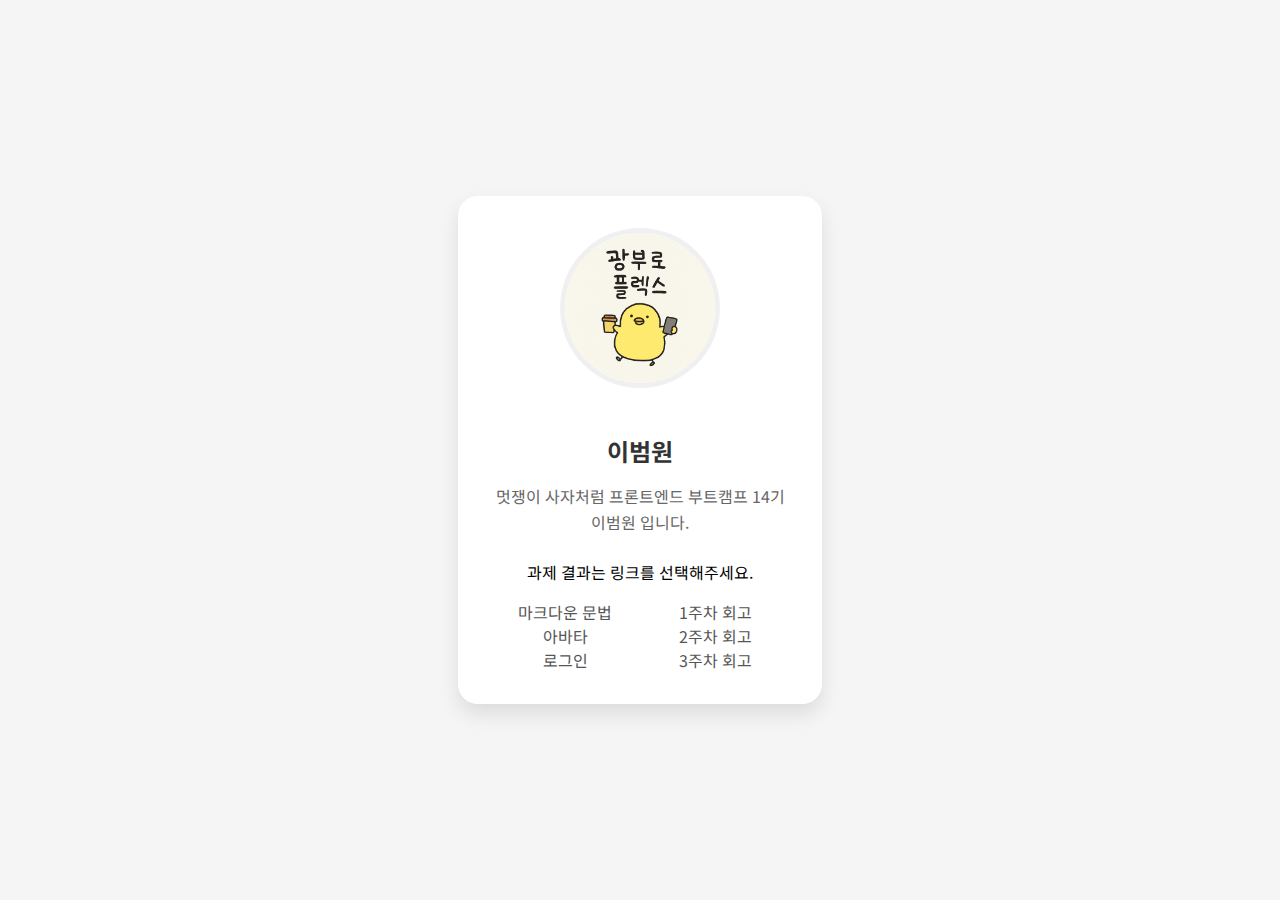
<file: index.html>
<!doctype html>
<html lang="ko">
  <head>
    <meta charset="UTF-8" />
    <meta name="viewport" content="width=device-width, initial-scale=1.0" />
    <link href="https://fonts.googleapis.com/css2?family=Noto+Sans+KR:wght@400;700&display=swap" rel="stylesheet" />
    <link rel="stylesheet" href="https://cdnjs.cloudflare.com/ajax/libs/font-awesome/5.15.4/css/all.min.css" />
    <link rel="stylesheet" href="./index.css" />
    <title>HTML/CSS 과제</title>
  </head>
  <body>
    <div class="profile-card">
      <img src="./src/assets/gwangbu.png" alt="광부앱" class="profile-image" />
      <h1 class="name">이범원</h1>
      <p class="bio">멋쟁이 사자처럼 프론트엔드 부트캠프 14기 이범원 입니다.</p>
      <p>과제 결과는 링크를 선택해주세요.</p>
      <ul class="homework-links">
        <li><a href="./src/md/markdown.md">마크다운 문법</a></li>
        <li><a href="./src/md/week1-retrospect.md">1주차 회고</a></li>
        <li style="flex-basis: 100%; height: 0"></li>
        <li><a href="./src/avatars/avatars.html">아바타</a></li>
        <li><a href="./src/md/week2-retrospect.md">2주차 회고</a></li>
        <li style="flex-basis: 100%; height: 0"></li>
        <li><a href="./src/login/login.html">로그인</a></li>
        <li><a href="./src/md/week3-retrospect.md">3주차 회고</a></li>
      </ul>
    </div>
  </body>
</html>
</file>
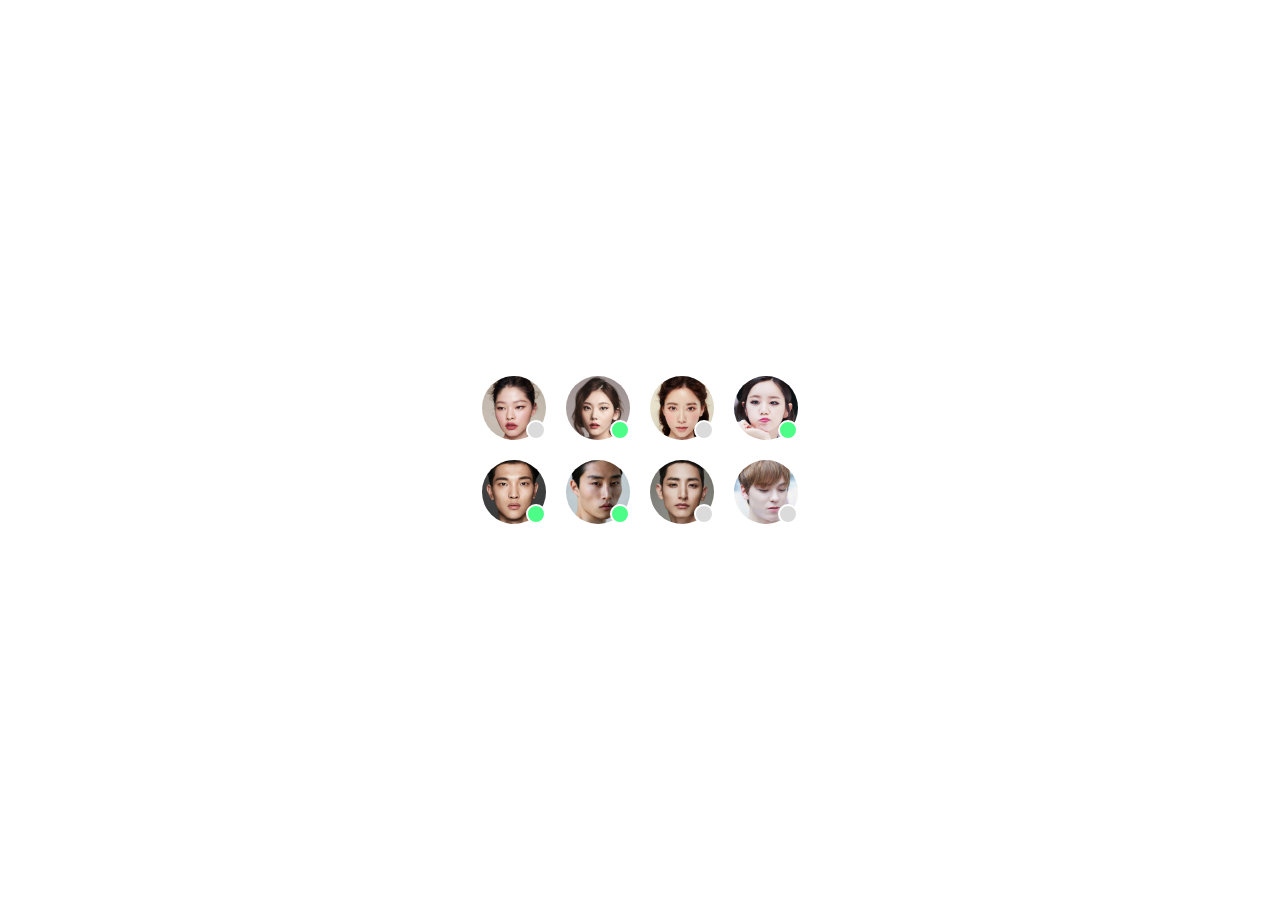
<file: src/avatars/avatars.html>
<!doctype html>
<html lang="ko-KR">
  <head>
    <meta charset="UTF-8" />
    <meta name="viewport" content="width=device-width, initial-scale=1.0" />
    <title>Avatars 과제</title>
    <link rel="stylesheet" href="./styles/avatars.css" />
  </head>
  <body>
    <section class="avatar-section">
      <div class="avatar-list">
        <div class="avatar-item">
          <img src="./images/face1.webp" alt="사용자 1" class="avatar-img" width="64" height="64" loading="lazy" />
          <span class="avatar-status is-offline" role="img" aria-label="오프라인" title="오프라인">
            <span class="sr-only">사용자 1 오프라인</span>
          </span>
        </div>
        <div class="avatar-item">
          <img src="./images/face2.webp" alt="사용자 2" class="avatar-img" width="64" height="64" loading="lazy" />
          <span class="avatar-status is-online" role="img" aria-label="온라인" title="온라인">
            <span class="sr-only">사용자 2 온라인</span>
          </span>
        </div>
        <div class="avatar-item">
          <img src="./images/face3.webp" alt="사용자 3" class="avatar-img" width="64" height="64" loading="lazy" />
          <span class="avatar-status is-offline" role="img" aria-label="오프라인" title="오프라인">
            <span class="sr-only">사용자 3 오프라인</span>
          </span>
        </div>
        <div class="avatar-item">
          <img src="./images/face4.webp" alt="사용자 4" class="avatar-img" width="64" height="64" loading="lazy" />
          <span class="avatar-status is-online" role="img" aria-label="온라인" title="온라인">
            <span class="sr-only">사용자 4 온라인</span>
          </span>
        </div>
        <div class="avatar-item">
          <img src="./images/face5.webp" alt="사용자 5" class="avatar-img" width="64" height="64" loading="lazy" />
          <span class="avatar-status is-online" role="img" aria-label="온라인" title="온라인">
            <span class="sr-only">사용자 5 온라인</span>
          </span>
        </div>
        <div class="avatar-item">
          <img src="./images/face6.webp" alt="사용자 6" class="avatar-img" width="64" height="64" loading="lazy" />
          <span class="avatar-status is-online" role="img" aria-label="온라인" title="온라인">
            <span class="sr-only">사용자 6 온라인</span>
          </span>
        </div>
        <div class="avatar-item">
          <img src="./images/face7.webp" alt="사용자 7" class="avatar-img" width="64" height="64" loading="lazy" />
          <span class="avatar-status is-offline" role="img" aria-label="오프라인" title="오프라인">
            <span class="sr-only">사용자 7 오프라인</span>
          </span>
        </div>
        <div class="avatar-item">
          <img src="./images/face8.webp" alt="사용자 8" class="avatar-img" width="64" height="64" loading="lazy" />
          <span class="avatar-status is-offline" role="img" aria-label="오프라인" title="오프라인">
            <span class="sr-only">사용자 8 오프라인</span>
          </span>
        </div>
      </div>
    </section>
  </body>
</html>
</file>
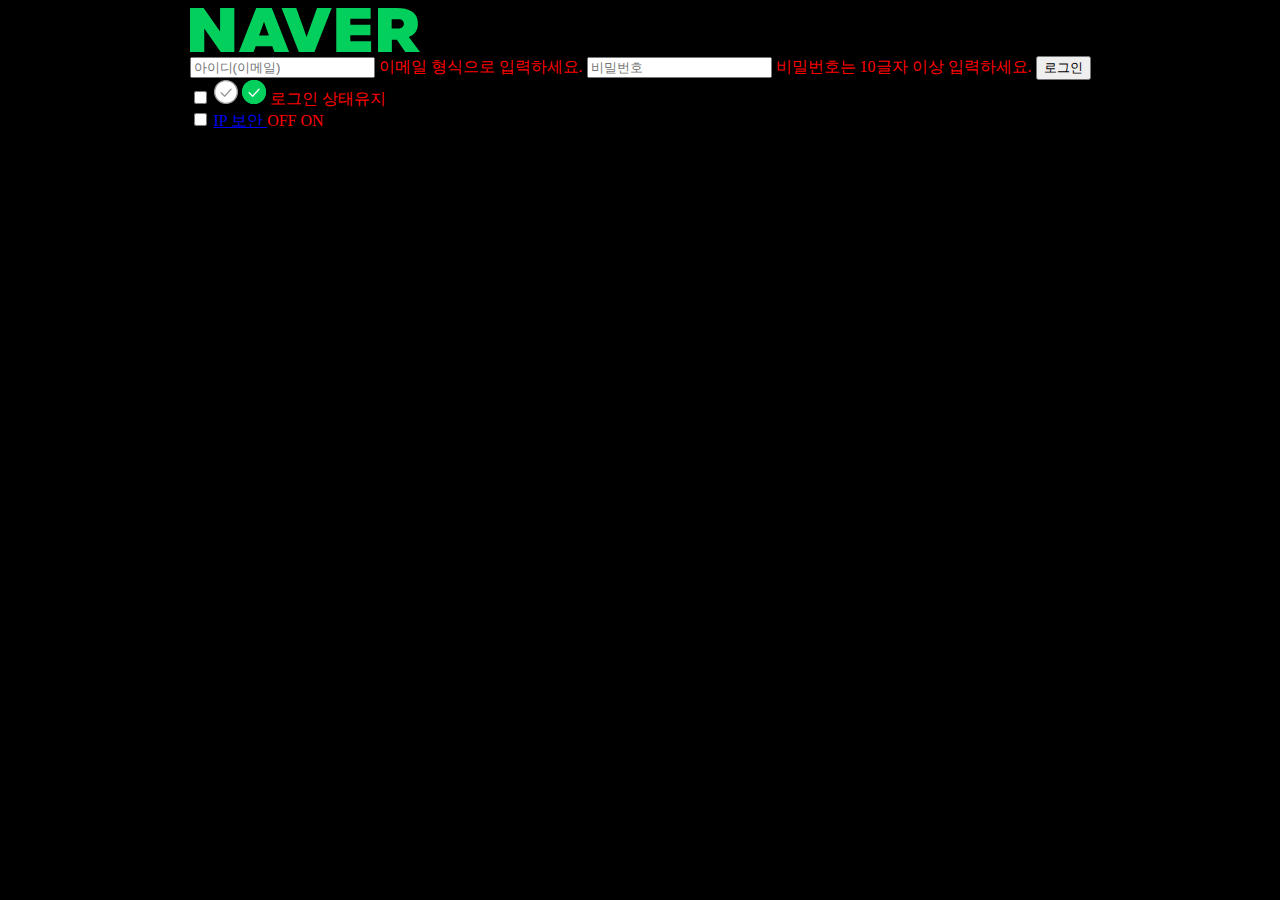
<file: src/login/login.html>
<!doctype html>
<html lang="ko">
  <head>
    <meta charset="UTF-8" />
    <meta name="viewport" content="width=device-width, initial-scale=1.0" />
    <title>로그인 폼</title>
    <link rel="stylesheet" href="styles/login.css" />
  </head>
  <body>
    <div class="container">
      <!-- NAVER SVG 로고 -->
      <svg width="230" height="44" viewBox="0 0 230 44" fill="none" xmlns="http://www.w3.org/2000/svg">
        <path d="M30.0764 23.5394L13.6301 0H0V43.9824H14.279V20.443L30.7252 43.9824H44.3554V0H30.0764V23.5394Z" fill="#03CF5D" />
        <path d="M66.2086 0L48.8973 43.9824H63.6132L65.701 38.1767H82.2929L84.3851 44H99.0967L81.7853 0.0175967L66.2086 0ZM69.0644 27.5946L73.9992 13.8545L78.9295 27.5946H69.0644Z" fill="#03CF5D" />
        <path d="M116.624 28.9184L106.234 0H91.5224L108.834 43.9824H124.41L141.722 0H127.006L116.624 28.9184Z" fill="#03CF5D" />
        <path d="M160.326 27.2735H180.449V16.7089H160.326V10.7801H180.666V0H146.264V43.9824H181.098V33.2023H160.326V27.2735Z" fill="#03CF5D" />
        <path
          d="M218.842 28.8921L220.166 28.3335C225.295 26.1959 227.903 21.5646 227.903 15.6885C227.903 10.1335 225.869 6.0124 221.861 3.47461C218.131 1.10396 213.298 0 206.642 0H188.024V43.9824H201.87V31.6937H206.849L215.284 43.9824H230L218.842 28.8921ZM209.228 20.4826H201.654V11.2111H209.228C210.462 11.2111 211.645 11.6995 212.518 12.5689C213.39 13.4383 213.88 14.6174 213.88 15.8469C213.88 17.0763 213.39 18.2555 212.518 19.1248C211.645 19.9942 210.462 20.4826 209.228 20.4826V20.4826Z"
          fill="#03CF5D"
        />
      </svg>

      <form id="loginForm" novalidate>
        <input type="email" id="userid" name="userid" placeholder="아이디(이메일)" required />
        <span class="error-message">이메일 형식으로 입력하세요.</span>

        <input type="password" id="password" name="password" placeholder="비밀번호" required minlength="10" />
        <span class="error-message">비밀번호는 10글자 이상 입력하세요.</span>

        <button type="submit">로그인</button>

        <div class="form-options">
          <label class="checkbox-wrapper">
            <input type="checkbox" id="keepLogin" name="keepLogin" tabindex="0" />

            <span class="icon unchecked">
              <!-- Checkbox (unchecked.svg) -->
              <svg width="24" height="24" viewBox="0 0 24 24" fill="none" xmlns="http://www.w3.org/2000/svg">
                <path d="M11.9764 23.4985C18.3541 23.4985 23.5242 18.3284 23.5242 11.9507C23.5242 5.57305 18.3541 0.402931 11.9764 0.402931C5.59877 0.402931 0.42865 5.57305 0.42865 11.9507C0.42865 18.3284 5.59877 23.4985 11.9764 23.4985Z" fill="white" />
                <path
                  d="M12.0021 24.0043C9.62833 24.0043 7.30784 23.3004 5.3341 21.9815C3.36036 20.6627 1.82201 18.7883 0.913599 16.5952C0.00518517 14.402 -0.232497 11.9888 0.230608 9.66063C0.693713 7.33244 1.83681 5.19387 3.51534 3.51534C5.19387 1.83681 7.33244 0.693713 9.66063 0.230608C11.9888 -0.232497 14.402 0.00518517 16.5952 0.913599C18.7883 1.82201 20.6627 3.36036 21.9815 5.3341C23.3004 7.30784 24.0043 9.62833 24.0043 12.0021C24.0043 15.1853 22.7398 18.2381 20.4889 20.4889C18.2381 22.7398 15.1853 24.0043 12.0021 24.0043ZM12.0021 1.28593C9.88267 1.28593 7.8108 1.91443 6.04853 3.09194C4.28626 4.26945 2.91274 5.94309 2.10166 7.90122C1.29057 9.85935 1.07836 12.014 1.49184 14.0928C1.90533 16.1715 2.92595 18.0809 4.42464 19.5796C5.92332 21.0783 7.83277 22.0989 9.91151 22.5124C11.9902 22.9259 14.1449 22.7137 16.103 21.9026C18.0612 21.0915 19.7348 19.718 20.9123 17.9557C22.0898 16.1935 22.7183 14.1216 22.7183 12.0021C22.7183 9.16002 21.5893 6.43431 19.5796 4.42464C17.57 2.41496 14.8442 1.28593 12.0021 1.28593Z"
                  fill="#999999"
                />
                <path
                  d="M10.6647 16.9059C10.4932 16.905 10.3286 16.8374 10.2061 16.7173L6.66974 13.1809C6.61007 13.121 6.5628 13.0499 6.53061 12.9716C6.49843 12.8934 6.48197 12.8096 6.48216 12.725C6.48236 12.6405 6.49922 12.5568 6.53177 12.4787C6.56432 12.4006 6.61193 12.3297 6.67188 12.2701C6.73183 12.2104 6.80295 12.1631 6.88117 12.1309C6.95939 12.0987 7.04318 12.0823 7.12777 12.0825C7.21235 12.0827 7.29606 12.0995 7.37413 12.1321C7.4522 12.1646 7.52309 12.2122 7.58276 12.2722L10.639 15.3285L16.5072 8.81301C16.5619 8.74483 16.6299 8.68853 16.7071 8.64753C16.7843 8.60653 16.8691 8.58171 16.9562 8.57457C17.0433 8.56743 17.131 8.57812 17.2138 8.60601C17.2966 8.63389 17.3729 8.67837 17.438 8.73673C17.5031 8.79509 17.5556 8.8661 17.5923 8.94543C17.629 9.02476 17.6491 9.11074 17.6515 9.19812C17.6538 9.28549 17.6383 9.37243 17.6059 9.45362C17.5735 9.5348 17.5249 9.60853 17.4631 9.6703L11.1448 16.6916C11.0865 16.7572 11.0153 16.8101 10.9357 16.8469C10.856 16.8838 10.7696 16.9039 10.6819 16.9059H10.6647Z"
                  fill="#999999"
                />
              </svg>
            </span>

            <span class="icon checked">
              <!-- Checkbox (checked.svg) -->
              <svg width="24" height="24" viewBox="0 0 24 24" fill="none" xmlns="http://www.w3.org/2000/svg">
                <path
                  d="M23.9229 12.0021C23.9229 14.3609 23.2234 16.6666 21.9128 18.6277C20.6023 20.5889 18.7396 22.1173 16.5604 23.0198C14.3811 23.9222 11.9832 24.1581 9.66984 23.6977C7.3565 23.2372 5.23168 22.101 3.56411 20.4329C1.89654 18.7647 0.761138 16.6395 0.301494 14.326C-0.15815 12.0125 0.0786163 9.6146 0.981848 7.43567C1.88508 5.25674 3.4142 3.39461 5.37582 2.08479C7.33744 0.774969 9.64343 0.0763014 12.0022 0.0771492C13.568 0.0771491 15.1184 0.385629 16.565 0.984968C18.0116 1.58431 19.3259 2.46276 20.4329 3.57016C21.5399 4.67755 22.4179 5.99218 23.0167 7.43896C23.6155 8.88575 23.9234 10.4363 23.9229 12.0021Z"
                  fill="#03CF5D"
                />
                <path d="M23.8328 12.0021C23.8328 18.5862 18.5947 23.9228 12.1393 23.9228C5.68381 23.9228 0.428589 18.5862 0.428589 12.0021C0.428589 5.4181 5.67953 0.0771484 12.1393 0.0771484C18.599 0.0771484 23.8328 5.41382 23.8328 12.0021Z" fill="#03CF5D" />
                <path
                  d="M12.0021 24.0043C9.62835 24.0043 7.30786 23.3004 5.33411 21.9816C3.36037 20.6628 1.82203 18.7883 0.913614 16.5952C0.00520043 14.4021 -0.232482 11.9888 0.230623 9.66065C0.693728 7.33246 1.83682 5.19388 3.51535 3.51535C5.19388 1.83682 7.33246 0.693728 9.66065 0.230623C11.9888 -0.232482 14.4021 0.00520043 16.5952 0.913614C18.7883 1.82203 20.6628 3.36037 21.9816 5.33411C23.3004 7.30786 24.0043 9.62835 24.0043 12.0021C24.0043 15.1853 22.7398 18.2381 20.4889 20.4889C18.2381 22.7398 15.1853 24.0043 12.0021 24.0043ZM12.0021 1.28595C9.88268 1.28595 7.81082 1.91444 6.04855 3.09195C4.28628 4.26946 2.91275 5.94311 2.10167 7.90124C1.29059 9.85937 1.07837 12.014 1.49186 14.0928C1.90534 16.1715 2.92596 18.081 4.42465 19.5796C5.92334 21.0783 7.83278 22.0989 9.91152 22.5124C11.9903 22.9259 14.1449 22.7137 16.1031 21.9026C18.0612 21.0915 19.7348 19.718 20.9123 17.9557C22.0898 16.1935 22.7183 14.1216 22.7183 12.0021C22.7183 9.16004 21.5893 6.43433 19.5796 4.42465C17.57 2.41497 14.8443 1.28595 12.0021 1.28595Z"
                  fill="#03CF5D"
                />
                <path
                  d="M10.6648 16.9059C10.4932 16.905 10.3287 16.8374 10.2061 16.7173L6.66976 13.1809C6.61009 13.121 6.56281 13.0499 6.53063 12.9716C6.49844 12.8934 6.48198 12.8096 6.48218 12.725C6.48238 12.6405 6.49924 12.5568 6.53179 12.4787C6.56434 12.4006 6.61195 12.3297 6.6719 12.2701C6.73185 12.2104 6.80296 12.1631 6.88119 12.1309C6.95941 12.0987 7.0432 12.0823 7.12778 12.0825C7.21237 12.0827 7.29608 12.0995 7.37415 12.1321C7.45222 12.1646 7.52311 12.2122 7.58278 12.2722L10.639 15.3285L16.5072 8.81301C16.5619 8.74483 16.63 8.68853 16.7072 8.64753C16.7843 8.60653 16.8691 8.58171 16.9562 8.57457C17.0433 8.56743 17.131 8.57812 17.2138 8.60601C17.2967 8.63389 17.373 8.67837 17.438 8.73673C17.5031 8.79509 17.5556 8.8661 17.5923 8.94543C17.629 9.02476 17.6491 9.11074 17.6515 9.19812C17.6538 9.28549 17.6383 9.37243 17.6059 9.45362C17.5736 9.5348 17.525 9.60853 17.4631 9.6703L11.1448 16.6916C11.0865 16.7572 11.0154 16.8101 10.9357 16.8469C10.856 16.8838 10.7697 16.9039 10.6819 16.9059H10.6648Z"
                  fill="white"
                />
              </svg>
            </span>

            로그인 상태유지
          </label>

          <div class="ip-security-toggle">
            <input type="checkbox" id="ipSwitch" />
            <label for="ipSwitch" id="ipLabel" tabindex="0" role="button">
              <a class="ip-security-text" href="pages/ip_security.html" onclick="window.open(this.href, '_blank', 'width=460,height=669'); return false;"> IP 보안 </a>
              <span class="off">OFF</span>
              <span class="on">ON</span>
            </label>
          </div>
        </div>
      </form>
    </div>
  </body>
</html>
</file>
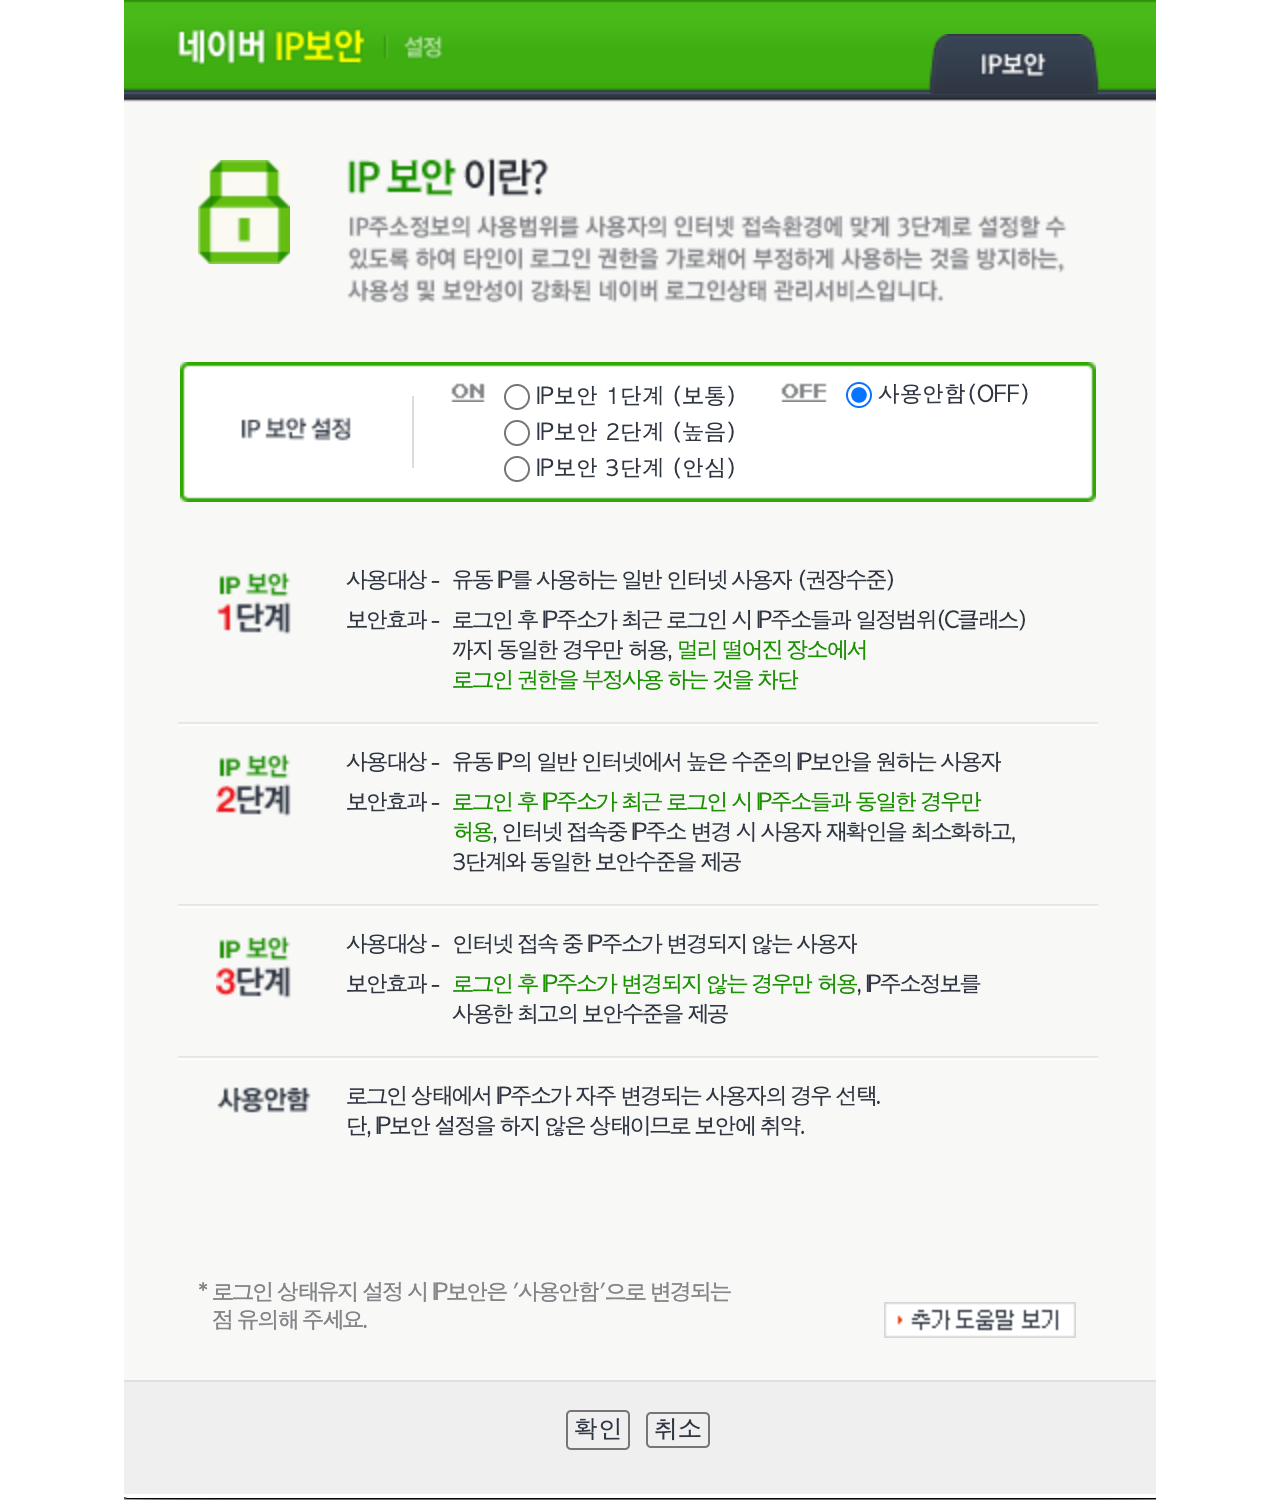
<file: src/login/pages/ip_security.html>
<!doctype html>
<html lang="ko">
  <head>
    <meta charset="UTF-8" />
    <meta name="viewport" content="width=device-width, initial-scale=1.0" />
    <title>네이버 IP 보안 로그인</title>
    <style>
      body {
        margin: 0;
      }

      div {
        display: flex;
        justify-content: center;
      }

      img {
        max-width: 100%;
        height: auto;
        margin: 0 auto;
      }
    </style>
  </head>

  <body>
    <div>
      <img src="./ip-security.png" alt="IP 보안 이란?..." />
    </div>
  </body>
</html>
</file>
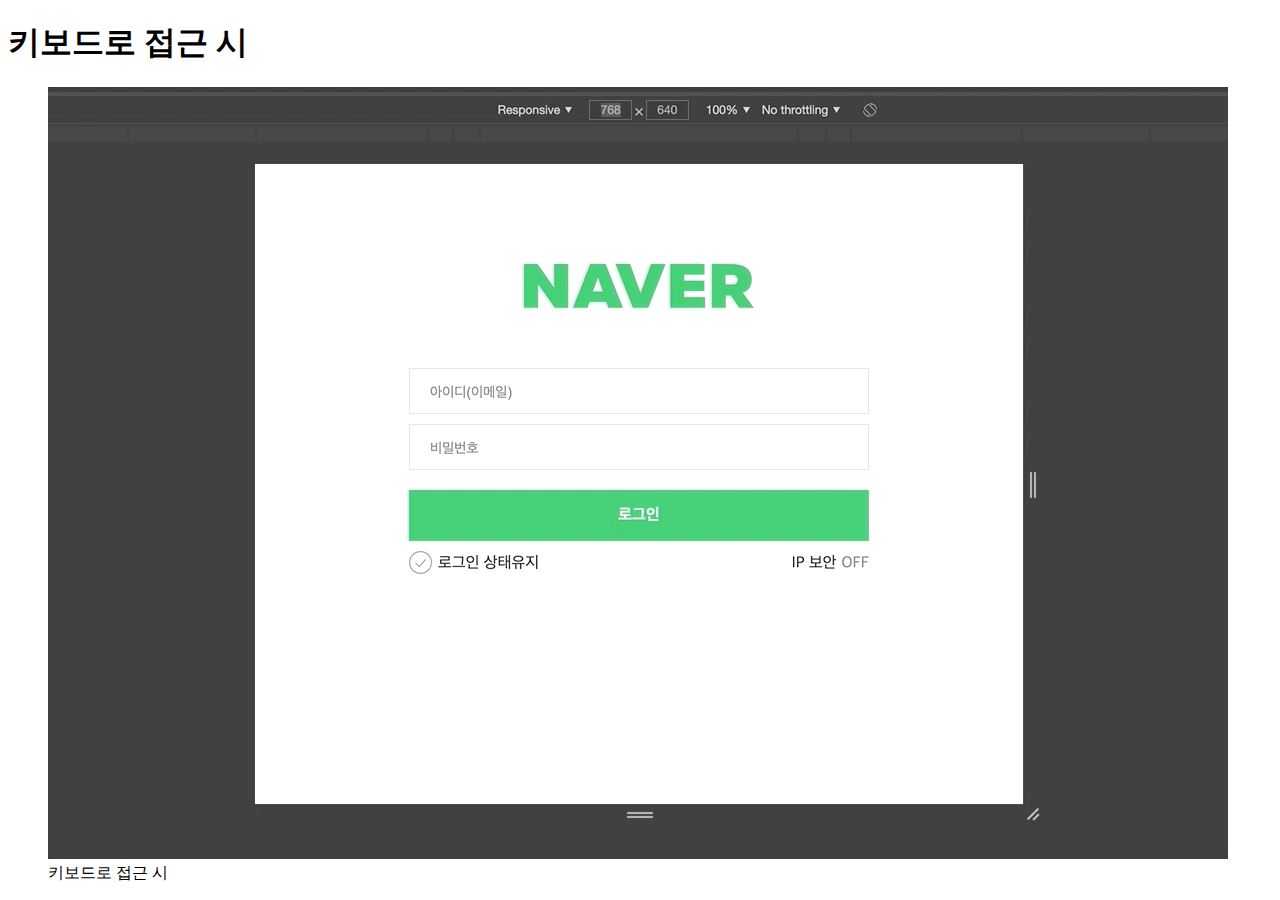
<file: src/login/preview/keyboard.html>
<!doctype html>
<html lang="ko">
  <head>
    <meta charset="UTF-8" />
    <meta name="viewport" content="width=device-width, initial-scale=1.0" />
    <title>키보드로 접근 시</title>
  </head>

  <body>
    <h1>키보드로 접근 시</h1>
    <figure>
      <img src="./images/keyboard.gif" alt="" />
      <figcaption>키보드로 접근 시</figcaption>
    </figure>
  </body>
</html>
</file>
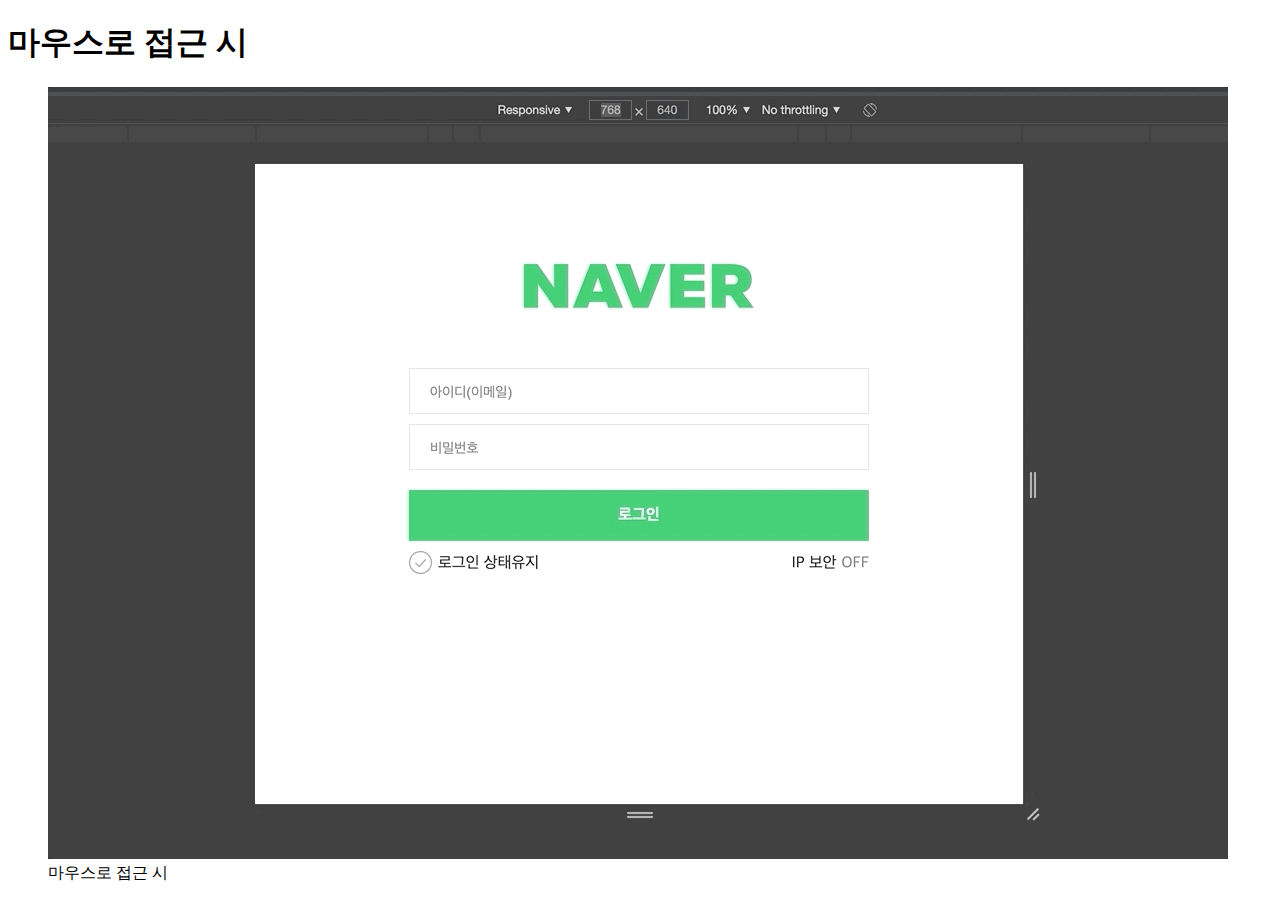
<file: src/login/preview/mouse.html>
<!doctype html>
<html lang="ko">
  <head>
    <meta charset="UTF-8" />
    <meta name="viewport" content="width=device-width, initial-scale=1.0" />
    <title>마우스로 접근 시</title>
  </head>

  <body>
    <h1>마우스로 접근 시</h1>
    <figure>
      <img src="./images/mouse.gif" alt="" />
      <figcaption>마우스로 접근 시</figcaption>
    </figure>
  </body>
</html>
</file>
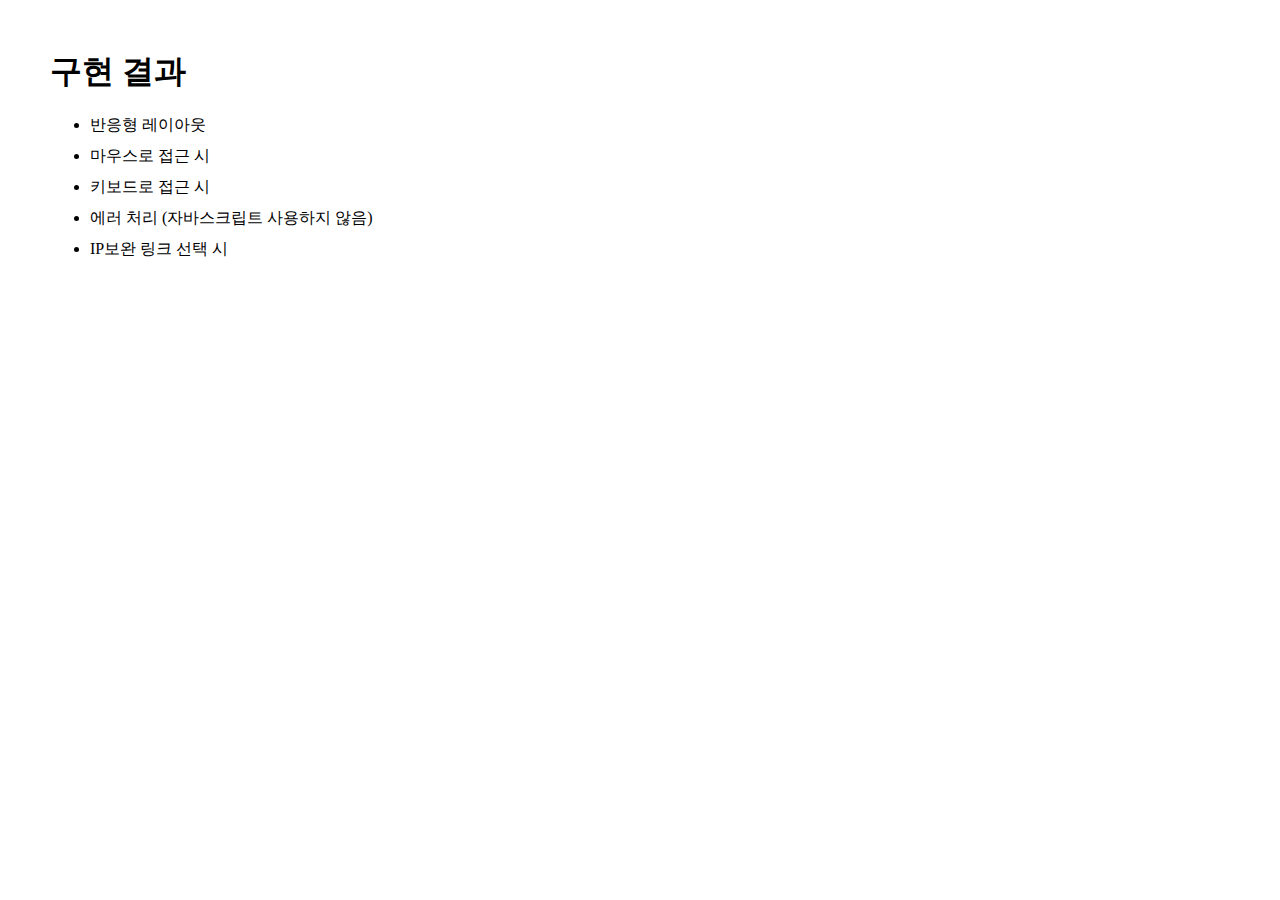
<file: src/login/preview/preview.html>
<!doctype html>
<html lang="ko">
  <head>
    <meta charset="UTF-8" />
    <meta name="viewport" content="width=device-width, initial-scale=1.0" />
    <title>네이버 IP 보안 로그인</title>
    <style>
      body{
        margin: 50px;
      }

      li{
        margin-block: 10px;
      }

      a{
        color: inherit;
        text-decoration: none;
      }
    </style>
  </head>

  <body>
    <h1>구현 결과</h1>
    <ul>
      <li><a href="./rwd.html">반응형 레이아웃</a></li>
      <li><a href="./mouse.html">마우스로 접근 시</a></li>
      <li><a href="./keyboard.html">키보드로 접근 시</a></li>
      <li><a href="./error.html">에러 처리 (자바스크립트 사용하지 않음)</a></li>
      <li><a href="./link.html">IP보완 링크 선택 시</a></li>
    </ul>
  </body>
</html>
</file>
<file: index.css>
body {
  margin: 0;
  padding: 0;
  font-family: 'Noto Sans KR', sans-serif;
  background-color: #f5f5f5;
  display: flex;
  justify-content: center;
  align-items: center;
  min-height: 100vh;
}

.profile-card {
  background: white;
  border-radius: 20px;
  box-shadow: 0 10px 20px rgba(0, 0, 0, 0.1);
  padding: 2rem;
  width: 300px;
  text-align: center;
}

.profile-image {
  width: 150px;
  height: 150px;
  border-radius: 50%;
  margin-bottom: 1.5rem;
  object-fit: cover;
  border: 5px solid #f0f0f0;
  cursor: pointer;
  transition: transform 0.3s ease;
}

.name {
  font-size: 1.5rem;
  font-weight: bold;
  color: #333;
  margin-bottom: 0.5rem;
}

.bio {
  color: #666;
  line-height: 1.6;
  margin-bottom: 1.5rem;
}

.homework-links {
  display: flex;
  justify-content: center;
  flex-wrap: wrap;
  margin: 0;
  padding: 0;
  list-style: none;
}

.homework-links li {
  width: 50%;
}

.homework-links a {
  display: block;
  text-align: center;
  color: #555;
  text-decoration: none;
  transition: color 0.3s ease;
}

.homework-links a:hover {
  color: #007bff;
}
</file>
<file: src/avatars/styles/avatars.css>
/* 기본 배경 및 중앙 정렬 */
body {
  margin: 0;
  background-color: #ffffff;
  display: flex;
  justify-content: center;
  align-items: center;
  min-height: 100vh;
}

/* 아바타 전체 리스트 */
.avatar-list {
  background-color: #ffffff;
  width: 336px;
  margin: 20;
  overflow: hidden;
  padding: 100px;
}

/* 아바타 항목 */
.avatar-item {
  float: left;
  margin: 10px;
  position: relative;
}

/* 아바타 이미지 */
.avatar-img {
  width: 64px;
  height: 64px;
  border-radius: 50%;
  object-fit: cover;
  display: block;
}

/* 상태 원 */
.avatar-status {
  position: absolute;
  width: 16px;
  height: 16px;
  border-radius: 50%;
  bottom: 0;
  right: 0;
  border: 2px solid #ffffff;
}

.is-online {
  background-color: #4cfe88;
}

.is-offline {
  background-color: #dbdbdb;
}

/* 스크린 리더 전용 텍스트 */
.sr-only {
  position: absolute;
  width: 1px;
  height: 1px;
  padding: 0;
  overflow: hidden;
  clip: rect(0, 0, 0, 0);
  white-space: nowrap;
  border: 0;
}
</file>
<file: src/login/styles/login.css>
/* CSS를 활용하여 레이아웃 및 스타일링을 완성해주세요 */
body {
  /* 가운데 정렬 */
  display: flex;
  justify-content: center;
  align-items: center;
  color: red;
  background: black;
}
</file>
